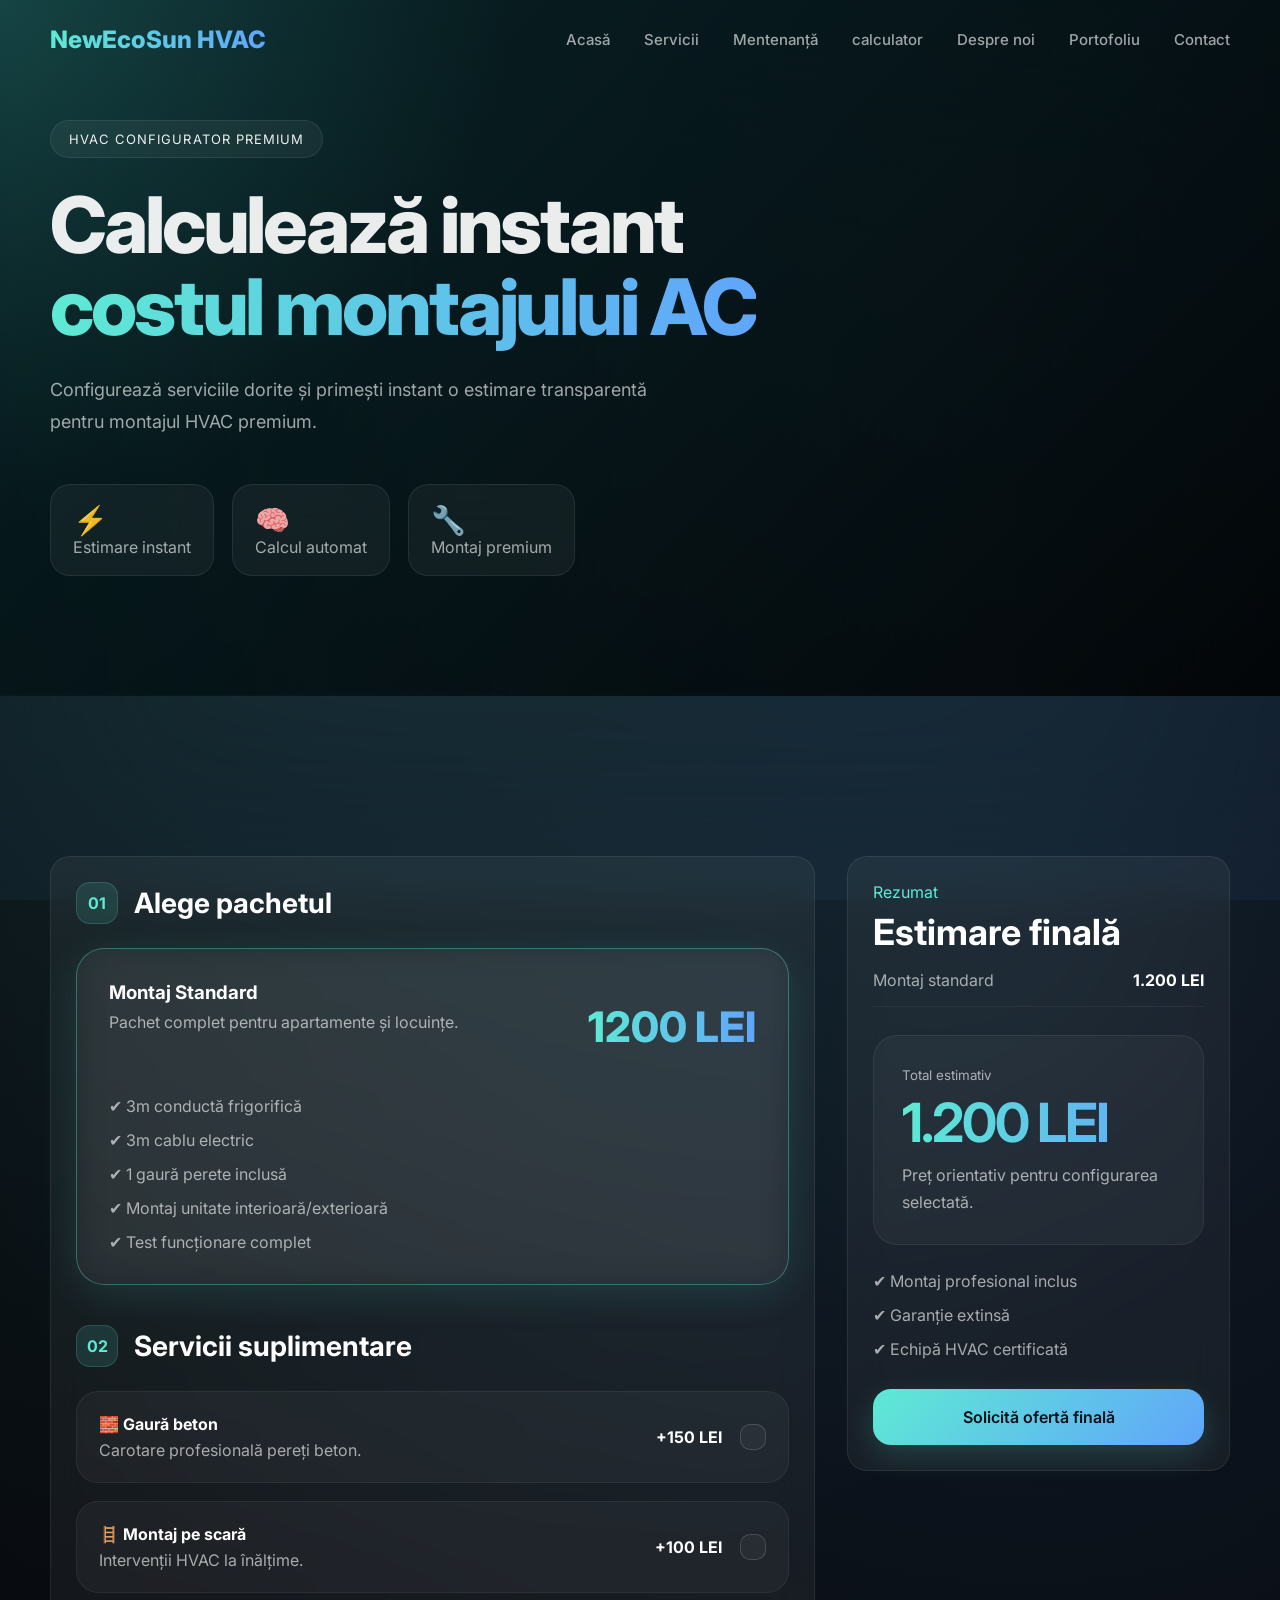
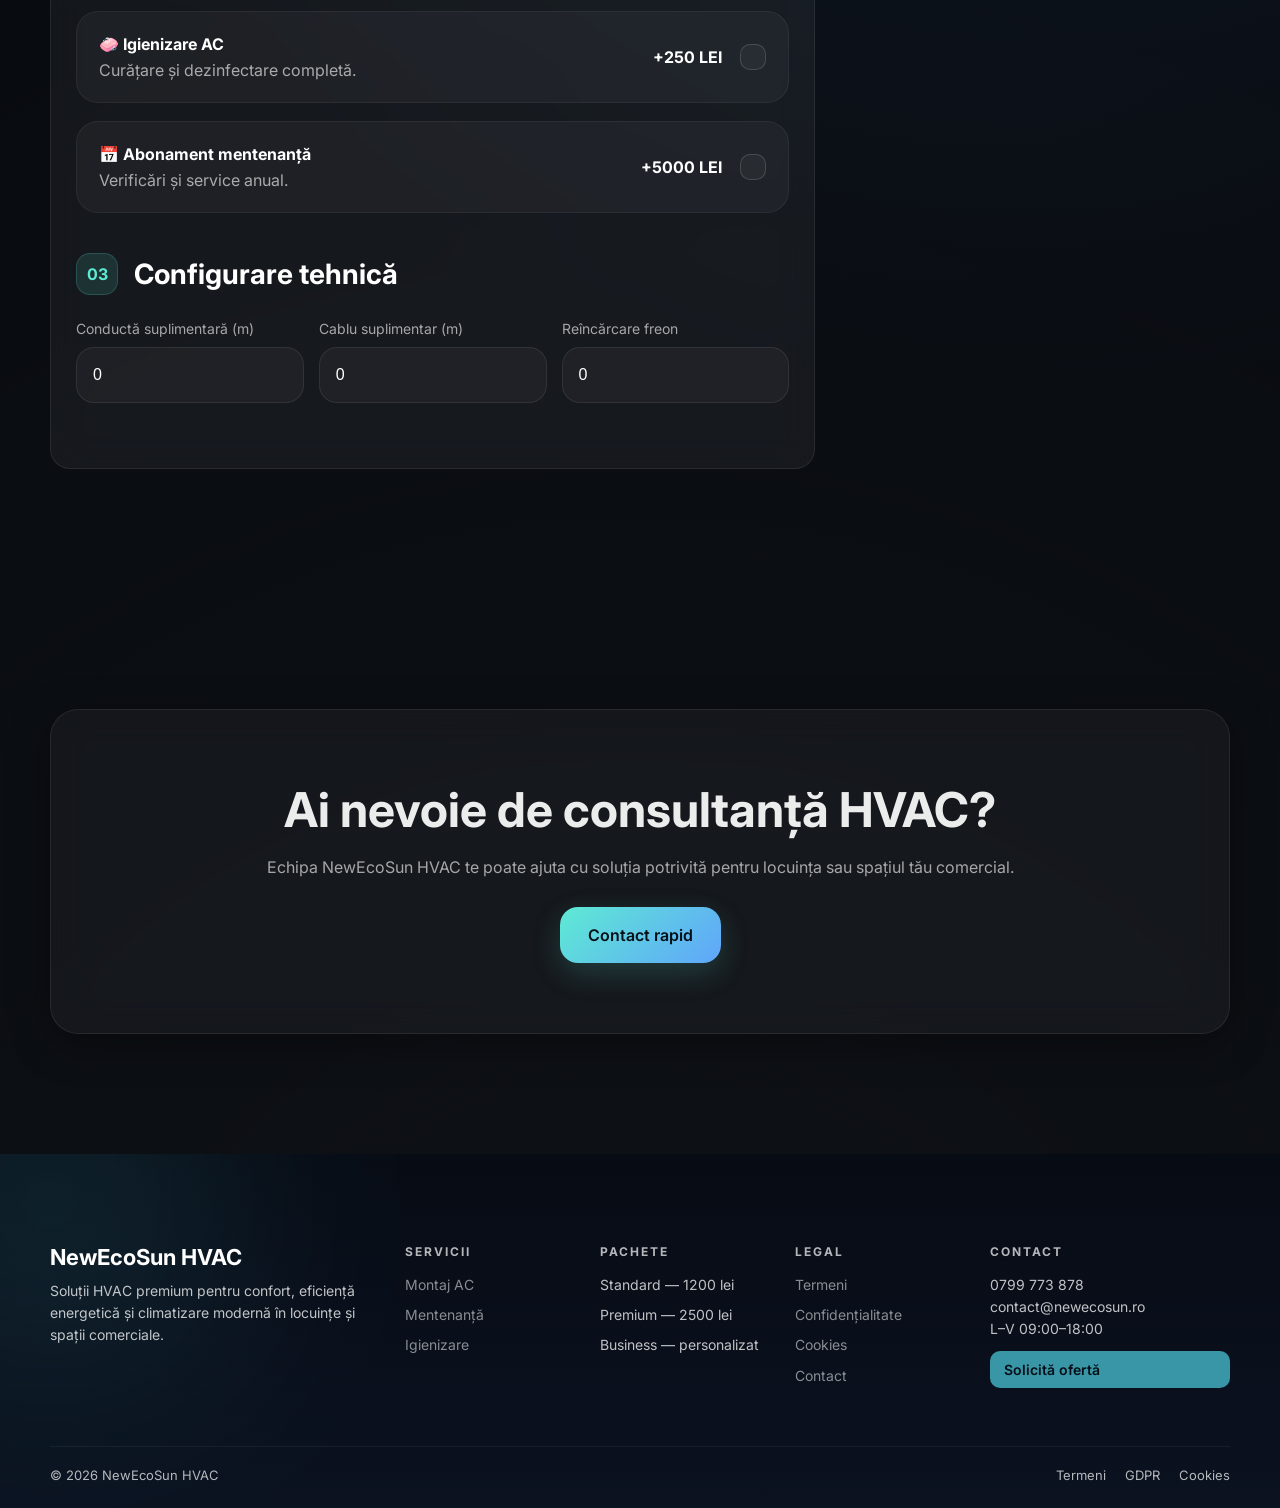
<file: NewEcoSun.ro/calculator.html>
<!DOCTYPE html>
<html lang="ro">
<head>
  <meta charset="UTF-8">
  <meta name="viewport" content="width=device-width, initial-scale=1.0">

  <title>Calculator HVAC Premium | NewEcoSun HVAC</title>

  <meta name="description" content="Calculează rapid costul montajului aerului condiționat și serviciilor HVAC premium.">

  <link rel="preconnect" href="https://fonts.googleapis.com">
  <link rel="preconnect" href="https://fonts.gstatic.com" crossorigin>

  <link href="https://fonts.googleapis.com/css2?family=Inter:wght@300;400;500;600;700;800&display=swap" rel="stylesheet">

  <link rel="stylesheet" href="assets/css/style.css">
</head>

<body class="calculator-page">

<div id="header"></div>

<!-- HERO -->
<section class="hero calculator-hero">

  <div class="hero-overlay"></div>

  <div class="container">

    <div class="hero-content reveal">

      <span class="tag">
        HVAC CONFIGURATOR PREMIUM
      </span>

      <h1>
        Calculează instant
        <span class="gradient-text">
          costul montajului AC
        </span>
      </h1>

      <p>
        Configurează serviciile dorite și primești instant o estimare transparentă pentru montajul HVAC premium.
      </p>

      <div class="hero-stats">

        <div class="stat-card">
          <h3>⚡</h3>
          <span>Estimare instant</span>
        </div>

        <div class="stat-card">
          <h3>🧠</h3>
          <span>Calcul automat</span>
        </div>

        <div class="stat-card">
          <h3>🔧</h3>
          <span>Montaj premium</span>
        </div>

      </div>

    </div>

  </div>

</section>

<!-- CALCULATOR -->
<section class="calculator-section container">

  <div class="calculator-layout">

    <!-- LEFT -->
    <div class="glass-panel calculator-box reveal">

      <!-- PACKAGE -->
      <div class="calculator-block">

        <div class="block-header">
          <span>01</span>
          <h2>Alege pachetul</h2>
        </div>

        <div class="package-grid">

          <div class="package-card selected">

            <div class="package-top">

              <div>
                <h3>Montaj Standard</h3>
                <p>Pachet complet pentru apartamente și locuințe.</p>
              </div>

              <div class="price">
                1200 LEI
              </div>

            </div>

            <ul>
              <li>✔ 3m conductă frigorifică</li>
              <li>✔ 3m cablu electric</li>
              <li>✔ 1 gaură perete inclusă</li>
              <li>✔ Montaj unitate interioară/exterioară</li>
              <li>✔ Test funcționare complet</li>
            </ul>

          </div>

        </div>

      </div>

      <!-- ADDONS -->
      <div class="calculator-block">

        <div class="block-header">
          <span>02</span>
          <h2>Servicii suplimentare</h2>
        </div>

        <div class="addons-grid">

          <label class="addon-card">

            <div class="addon-content">
              <h4>🧱 Gaură beton</h4>
              <p>Carotare profesională pereți beton.</p>
            </div>

            <div class="addon-right">
              <span>+150 LEI</span>
              <div class="checkmark"></div>
            </div>

            <input type="checkbox" id="beton">

          </label>

          <label class="addon-card">

            <div class="addon-content">
              <h4>🪜 Montaj pe scară</h4>
              <p>Intervenții HVAC la înălțime.</p>
            </div>

            <div class="addon-right">
              <span>+100 LEI</span>
              <div class="checkmark"></div>
            </div>

            <input type="checkbox" id="scara">

          </label>

          <label class="addon-card">

            <div class="addon-content">
              <h4>🧼 Igienizare AC</h4>
              <p>Curățare și dezinfectare completă.</p>
            </div>

            <div class="addon-right">
              <span>+250 LEI</span>
              <div class="checkmark"></div>
            </div>

            <input type="checkbox" id="igienizare">

          </label>

          <label class="addon-card">

            <div class="addon-content">
              <h4>📅 Abonament mentenanță</h4>
              <p>Verificări și service anual.</p>
            </div>

            <div class="addon-right">
              <span>+5000 LEI</span>
              <div class="checkmark"></div>
            </div>

            <input type="checkbox" id="abonament">

          </label>

        </div>

      </div>

      <!-- TECH -->
      <div class="calculator-block">

        <div class="block-header">
          <span>03</span>
          <h2>Configurare tehnică</h2>
        </div>

        <div class="inputs-row">

          <div class="input-box">
            <label>Conductă suplimentară (m)</label>
            <input type="number" id="conducta" min="0" value="0">
          </div>

          <div class="input-box">
            <label>Cablu suplimentar (m)</label>
            <input type="number" id="cablu" min="0" value="0">
          </div>

          <div class="input-box">
            <label>Reîncărcare freon</label>
            <input type="number" id="freon" min="0" value="0">
          </div>

        </div>

      </div>

    </div>

    <!-- SUMMARY -->
    <div class="glass-panel summary-box reveal">

      <div class="summary-header">

        <span>Rezumat</span>

        <h2>Estimare finală</h2>

      </div>

      <div id="summary-items"></div>

      <div class="total-box">

        <small>Total estimativ</small>

        <h1 id="total">
          1200 LEI
        </h1>

        <p>
          Preț orientativ pentru configurarea selectată.
        </p>

      </div>

      <div class="summary-features">

        <p>✔ Montaj profesional inclus</p>
        <p>✔ Garanție extinsă</p>
        <p>✔ Echipă HVAC certificată</p>

      </div>

      <a href="contact.html" class="btn-primary full-btn">
        Solicită ofertă finală
      </a>

    </div>

  </div>

</section>

<!-- CTA -->
<section class="cta-section container">

  <div class="cta-card reveal">

    <h2>
      Ai nevoie de consultanță HVAC?
    </h2>

    <p>
      Echipa NewEcoSun HVAC te poate ajuta cu soluția potrivită pentru locuința sau spațiul tău comercial.
    </p>

    <a href="contact.html" class="btn-primary">
      Contact rapid
    </a>

  </div>

</section>

<div id="footer"></div>

<script src="assets/js/main.js" defer></script>
<script src="assets/js/calculator.js" defer></script>

</body>
</html>
</file>
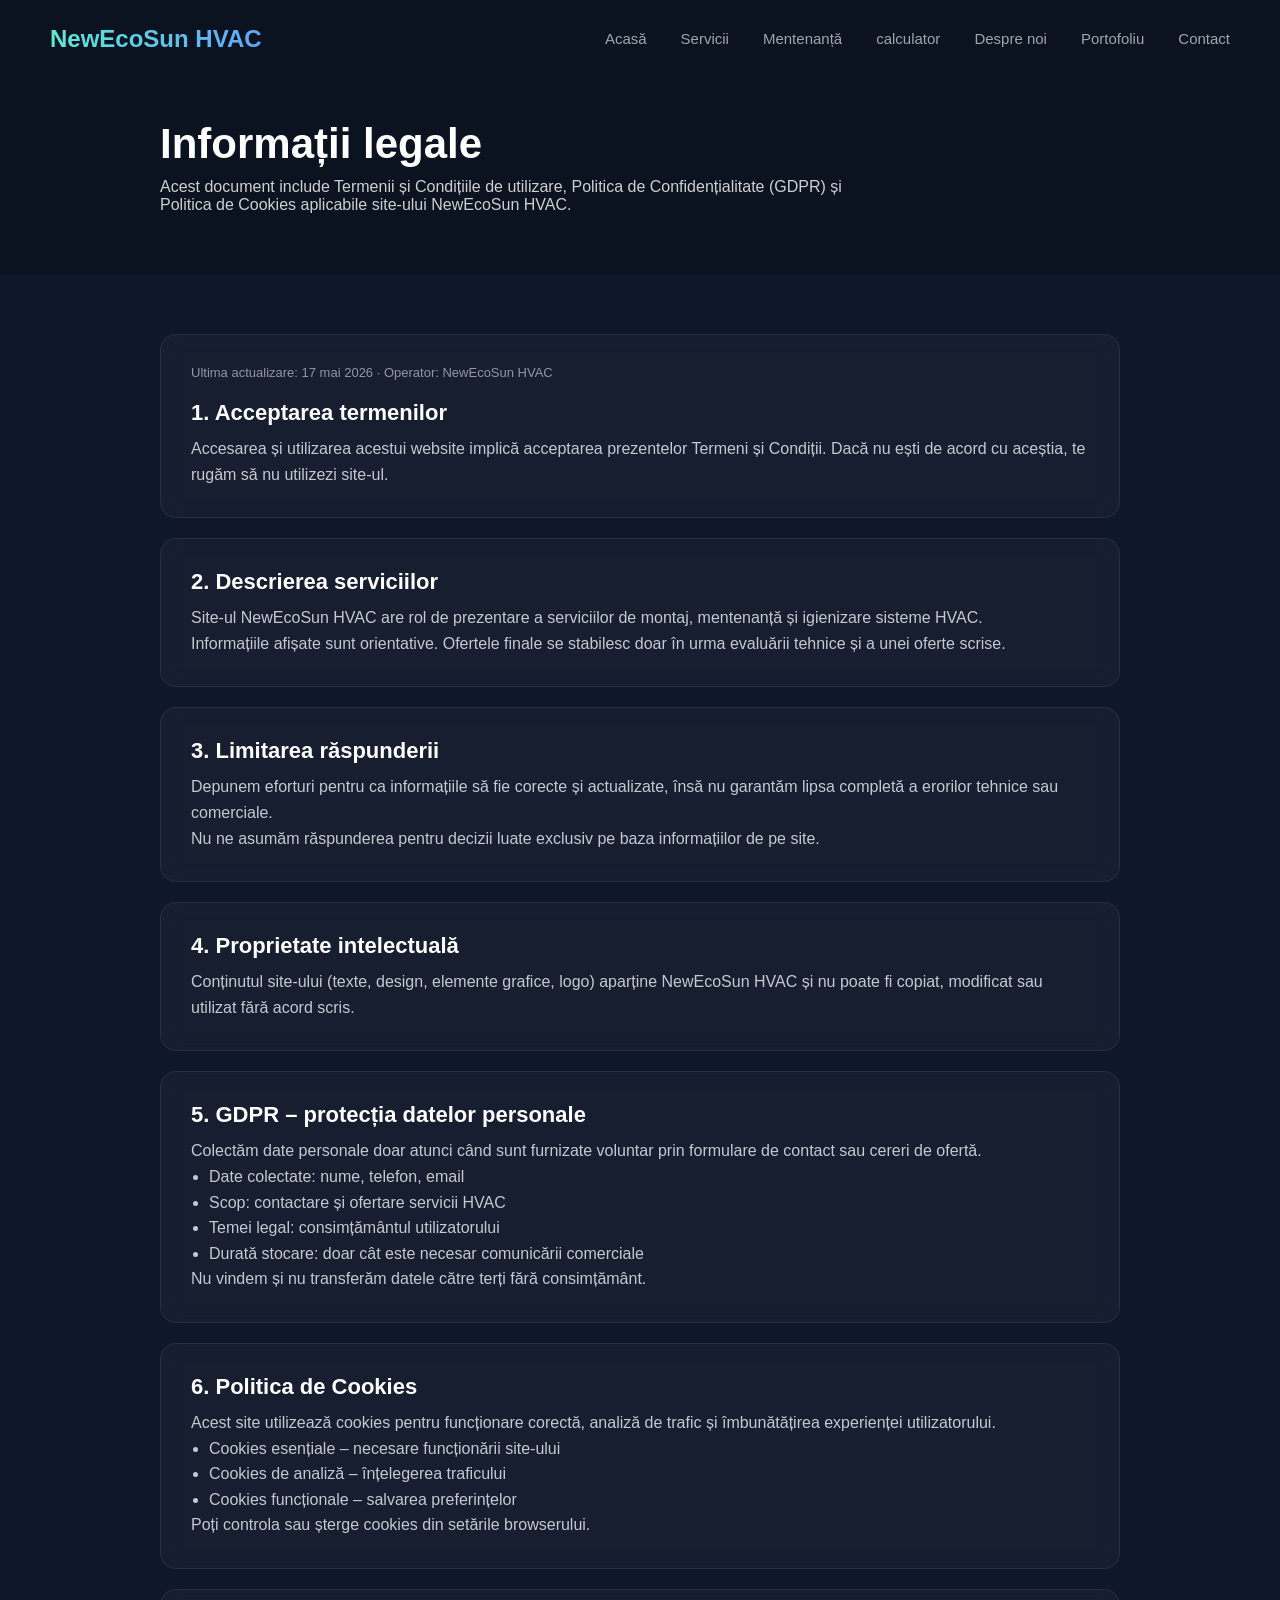
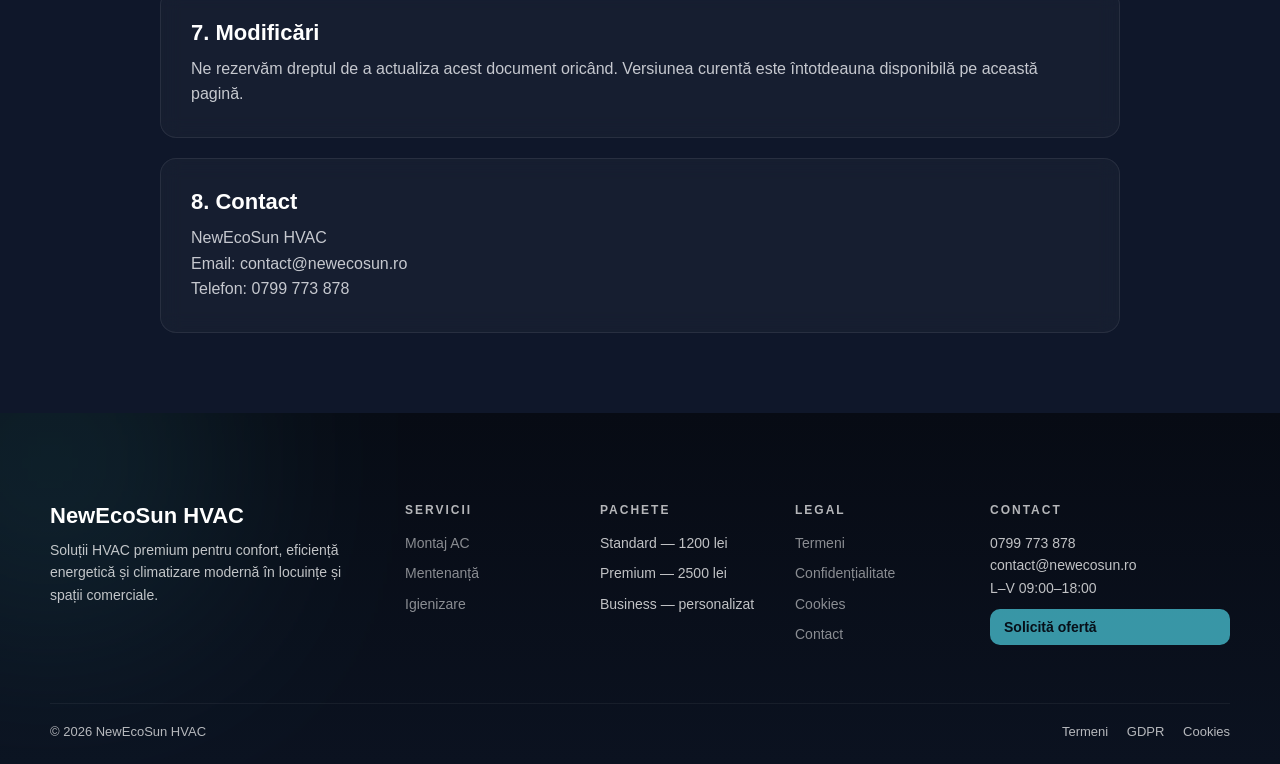
<file: NewEcoSun.ro/legal.html>
<!DOCTYPE html>
<html lang="ro">
<head>
  <meta charset="UTF-8" />
  <meta name="viewport" content="width=device-width, initial-scale=1.0"/>
  <meta name="theme-color" content="#0F172A"/>

  <title>Informații legale | NewEcoSun HVAC</title>
  <meta name="description" content="Termeni și condiții, GDPR și politica de cookies pentru NewEcoSun HVAC."/>
  <link rel="stylesheet" href="assets/css/style.css"/>

  <style>
    .legal-hero{
      padding:120px 0 60px;
      background:#0b1220;
      color:#fff;
    }

    .legal-container{
      max-width:1000px;
      margin:auto;
      padding:0 20px;
    }

    .legal-hero h1{
      font-size:42px;
      margin-bottom:10px;
    }

    .legal-hero p{
      opacity:.8;
      max-width:700px;
    }

    .legal-section{
      padding:60px 0;
      background:#0f172a;
      color:#e5e7eb;
    }

    .legal-card{
      background:rgba(255,255,255,0.03);
      border:1px solid rgba(255,255,255,0.08);
      padding:30px;
      border-radius:16px;
      margin-bottom:20px;
      backdrop-filter: blur(10px);
    }

    .legal-card h2{
      font-size:22px;
      margin-bottom:10px;
      color:#fff;
    }

    .legal-card p, .legal-card li{
      line-height:1.6;
      opacity:.85;
    }

    .legal-card ul{
      padding-left:18px;
    }

    .meta{
      font-size:13px;
      opacity:.6;
      margin-bottom:20px;
    }
  </style>
</head>

<body>

<div id="header"></div>

<!-- HERO -->
<section class="legal-hero">
  <div class="legal-container">
    <h1>Informații legale</h1>
    <p>
      Acest document include Termenii și Condițiile de utilizare, Politica de Confidențialitate (GDPR)
      și Politica de Cookies aplicabile site-ului NewEcoSun HVAC.
    </p>
  </div>
</section>

<!-- CONTENT -->
<section class="legal-section">
  <div class="legal-container">

    <div class="legal-card">
      <div class="meta">Ultima actualizare: 17 mai 2026 · Operator: NewEcoSun HVAC</div>

      <h2>1. Acceptarea termenilor</h2>
      <p>
        Accesarea și utilizarea acestui website implică acceptarea prezentelor Termeni și Condiții.
        Dacă nu ești de acord cu aceștia, te rugăm să nu utilizezi site-ul.
      </p>
    </div>

    <div class="legal-card">
      <h2>2. Descrierea serviciilor</h2>
      <p>
        Site-ul NewEcoSun HVAC are rol de prezentare a serviciilor de montaj, mentenanță și
        igienizare sisteme HVAC.
      </p>
      <p>
        Informațiile afișate sunt orientative. Ofertele finale se stabilesc doar în urma evaluării
        tehnice și a unei oferte scrise.
      </p>
    </div>

    <div class="legal-card">
      <h2>3. Limitarea răspunderii</h2>
      <p>
        Depunem eforturi pentru ca informațiile să fie corecte și actualizate, însă nu garantăm
        lipsa completă a erorilor tehnice sau comerciale.
      </p>
      <p>
        Nu ne asumăm răspunderea pentru decizii luate exclusiv pe baza informațiilor de pe site.
      </p>
    </div>

    <div class="legal-card">
      <h2>4. Proprietate intelectuală</h2>
      <p>
        Conținutul site-ului (texte, design, elemente grafice, logo) aparține NewEcoSun HVAC și nu
        poate fi copiat, modificat sau utilizat fără acord scris.
      </p>
    </div>

    <div class="legal-card">
      <h2>5. GDPR – protecția datelor personale</h2>
      <p>
        Colectăm date personale doar atunci când sunt furnizate voluntar prin formulare de contact
        sau cereri de ofertă.
      </p>

      <ul>
        <li>Date colectate: nume, telefon, email</li>
        <li>Scop: contactare și ofertare servicii HVAC</li>
        <li>Temei legal: consimțământul utilizatorului</li>
        <li>Durată stocare: doar cât este necesar comunicării comerciale</li>
      </ul>

      <p>
        Nu vindem și nu transferăm datele către terți fără consimțământ.
      </p>
    </div>

    <div class="legal-card">
      <h2>6. Politica de Cookies</h2>
      <p>
        Acest site utilizează cookies pentru funcționare corectă, analiză de trafic și îmbunătățirea experienței utilizatorului.
      </p>

      <ul>
        <li>Cookies esențiale – necesare funcționării site-ului</li>
        <li>Cookies de analiză – înțelegerea traficului</li>
        <li>Cookies funcționale – salvarea preferințelor</li>
      </ul>

      <p>
        Poți controla sau șterge cookies din setările browserului.
      </p>
    </div>

    <div class="legal-card">
      <h2>7. Modificări</h2>
      <p>
        Ne rezervăm dreptul de a actualiza acest document oricând. Versiunea curentă este întotdeauna
        disponibilă pe această pagină.
      </p>
    </div>

    <div class="legal-card">
      <h2>8. Contact</h2>
      <p>
        NewEcoSun HVAC<br/>
        Email: contact@newecosun.ro<br/>
        Telefon: 0799 773 878
      </p>
    </div>

  </div>
</section>

<div id="footer"></div>

<script src="assets/js/main.js" defer></script>
</body>
</html>
</file>
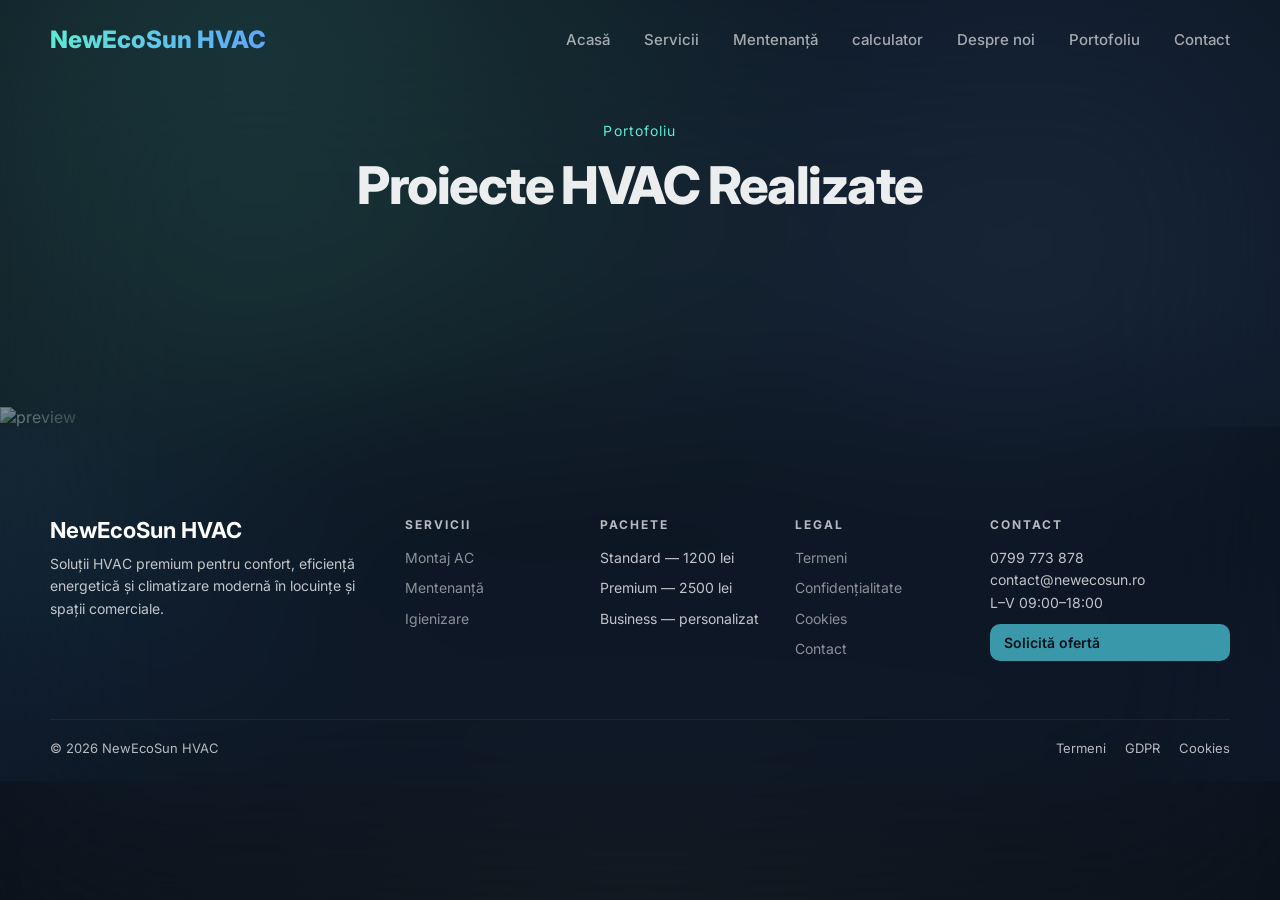
<file: NewEcoSun.ro/portofoliu.html>
<!DOCTYPE html>
<html lang="ro">
<head>
  <meta charset="UTF-8" />
  <meta name="viewport" content="width=device-width, initial-scale=1.0">

  <title>Portofoliu HVAC — NewEcoSun</title>

  <link href="https://fonts.googleapis.com/css2?family=Inter:wght@300;400;500;600;700&display=swap" rel="stylesheet">

  <link rel="stylesheet" href="assets/css/style.css">
</head>

<body>

<div id="header"></div>

<section class="portfolio-section container">

  <div class="section-title reveal">
    <span>Portofoliu</span>
    <h2>Proiecte HVAC Realizate</h2>
  </div>

  <div class="glass-grid" id="grid"></div>

</section>

<div class="lightbox" id="lightbox" onclick="closeLB()">
  <img id="lb-img" alt="preview">
</div>

<div id="footer"></div>

<script src="assets/js/portfolio.js" defer></script>
<script src="assets/js/main.js" defer></script>

</body>
</html>
</file>
<file: NewEcoSun.ro/assets/css/style.css>
/* =========================
   DESIGN SYSTEM
========================= */

:root{

  --bg:#070A0F;

  --surface:rgba(255,255,255,.04);
  --surface2:rgba(255,255,255,.06);

  --border:rgba(255,255,255,.08);

  --text:rgba(255,255,255,.92);
  --muted:rgba(255,255,255,.62);

  --accent:#5eead4;
  --accent2:#60a5fa;

  --radius:20px;
  --radius-lg:28px;

  --shadow:
    0 10px 40px rgba(0,0,0,.35);

}

/* =========================
   RESET
========================= */

*{
  margin:0;
  padding:0;
  box-sizing:border-box;
}

input,
textarea,
select{
  font-size:16px;
}

html{
  scroll-behavior:smooth;
}

body{
  font-family:'Inter',sans-serif;
  color:var(--text);
  overflow-x:hidden;

  background:
    radial-gradient(circle at 20% 10%, rgba(94,234,212,.12), transparent 45%),
    radial-gradient(circle at 80% 30%, rgba(96,165,250,.10), transparent 45%),
    radial-gradient(circle at 50% 100%, rgba(255,255,255,.03), transparent 60%),
    var(--bg);

  min-height:100vh;
}

/* =========================
   GLOBAL BG
========================= */

body::before{
  content:'';
  position:fixed;
  inset:0;

  pointer-events:none;

  background:
    radial-gradient(circle at 20% 20%, rgba(94,234,212,.08), transparent 45%),
    radial-gradient(circle at 80% 30%, rgba(96,165,250,.06), transparent 50%);

  z-index:0;
}

body::after{
  content:'';
  position:fixed;
  inset:0;
  pointer-events:none;

  background:rgba(96,165,250,.05);

  backdrop-filter: blur(90px);
  -webkit-backdrop-filter: blur(90px);

  z-index:0;
}

/* =========================
   CONTAINER
========================= */

.container{
  width:min(1180px, calc(100% - 40px));
  margin:auto;
  position:relative;
  z-index:2;
}

.hero,
section,
.main-header{
  position:relative;
  z-index:2;
}

/* =========================
   HEADER
========================= */

.main-header{

  position:fixed;
  top:0;
  left:0;

  width:100%;
  z-index:9999;

  transition:.35s ease;

  background:transparent;
}

.main-header.scrolled{

  background:rgba(7,10,15,.78);

  backdrop-filter:blur(18px);

  border-bottom:1px solid var(--border);
}

.nav-container{

  display:flex;
  align-items:center;
  justify-content:space-between;

  height:78px;
}

.logo{

  font-size:24px;
  font-weight:800;

  background:linear-gradient(
    90deg,
    var(--accent),
    var(--accent2)
  );

  -webkit-background-clip:text;
  -webkit-text-fill-color:transparent;
}

/* =========================
   DESKTOP NAV
========================= */

nav ul{

  display:flex;
  align-items:center;
  gap:34px;

  list-style:none;
}

nav a{

  color:var(--muted);

  text-decoration:none;
  font-size:15px;
  font-weight:500;

  transition:.25s ease;
  position:relative;
}

nav a:hover{
  color:white;
}

nav a::after{

  content:'';
  position:absolute;

  left:0;
  bottom:-6px;

  width:0%;
  height:2px;

  background:linear-gradient(
    90deg,
    var(--accent),
    var(--accent2)
  );

  transition:.25s ease;
}

nav a:hover::after{
  width:100%;
}

/* =========================
   MOBILE TOGGLE
========================= */

.mobile-toggle{

  display:none;

  width:42px;
  height:42px;

  cursor:pointer;

  flex-direction:column;
  justify-content:center;
  gap:5px;

  z-index:10001;
}

.mobile-toggle span{

  width:24px;
  height:2px;

  border-radius:20px;
  background:white;

  transition:.3s ease;
}

/* =========================
   HERO
========================= */

.hero{

  min-height:100vh;

  display:flex;
  align-items:center;

  position:relative;

  overflow:hidden;

  background:
    linear-gradient(
      to right,
      rgba(7,10,15,.92),
      rgba(7,10,15,.58)
    ),
    url('https://i.imgur.com/czaNaDK.jpeg');

  background-size:cover;
  background-position:center center;
  background-repeat:no-repeat;
}

@media(max-width:768px){

  .hero{

    min-height:100vh;

    align-items:flex-end;

    padding-bottom:80px;

    background:
      linear-gradient(
        180deg,
        rgba(7,10,15,.40) 0%,
        rgba(7,10,15,.65) 42%,
        rgba(7,10,15,.96) 100%
      ),
      url('https://i.imgur.com/r03kPno.jpeg');

    background-size:240%;

    background-position:
      58% 15%;

    background-repeat:no-repeat;
  }

}

.hero::before{

  content:'';
  position:absolute;
  inset:0;

  background:
    radial-gradient(circle at top left,
    rgba(94,234,212,.18),
    transparent 35%);
}

.hero-content{

  max-width:760px;
  position:relative;
  z-index:2;
}

.tag{

  display:inline-flex;

  padding:10px 18px;

  border-radius:999px;

  background:rgba(255,255,255,.05);

  border:1px solid rgba(255,255,255,.08);

  margin-bottom:26px;

  font-size:13px;
  letter-spacing:.08em;
}

.hero h1{

  font-size:clamp(42px, 7vw, 78px);

  line-height:1.05;
  font-weight:800;

  letter-spacing:-.04em;
}

.gradient-text{

  background:linear-gradient(
    90deg,
    var(--accent),
    var(--accent2)
  );

  -webkit-background-clip:text;
  -webkit-text-fill-color:transparent;
}

.hero p{

  margin-top:26px;

  max-width:620px;

  font-size:18px;
  line-height:1.8;

  color:var(--muted);
}

/* =========================
   BUTTONS
========================= */

.hero-buttons{
  display:flex;
  gap:18px;
  margin-top:40px;
  align-items:center;
  flex-wrap:wrap;
}

.btn-primary,
.btn-secondary{

  display:inline-flex;
  align-items:center;
  justify-content:center;

  min-height:56px;

  padding:15px 28px;

  border-radius:18px;

  text-decoration:none;
  font-weight:600;

  line-height:1;

  transition:.3s ease;
}

.btn-primary{

  background:linear-gradient(
    135deg,
    var(--accent),
    var(--accent2)
  );

  color:#061018;

  box-shadow:
    0 10px 30px rgba(94,234,212,.18);
}

.btn-primary:hover{

  transform:translateY(-4px);

  box-shadow:
    0 20px 40px rgba(94,234,212,.25);
}

.btn-secondary{

  border:1px solid var(--border);

  background:rgba(255,255,255,.03);

  color:white;
}

.btn-secondary:hover{

  background:rgba(255,255,255,.06);

  transform:translateY(-3px);
}

/* =========================
   SECTIONS
========================= */

section{
  padding:120px 0;
}

.section-title{

  text-align:center;
  margin-bottom:70px;
}

.section-title span{

  color:var(--accent);

  font-size:14px;
  letter-spacing:.08em;
}

.section-title h2{

  margin-top:14px;

  font-size:clamp(34px, 5vw, 52px);

  font-weight:800;

  letter-spacing:-.03em;
}

/* =========================
   GRIDS
========================= */

.glass-grid,
.pricing-grid{

  display:grid;
  grid-template-columns:repeat(auto-fit,minmax(260px,1fr));

  gap:28px;
}

/* =========================
   CARDS
========================= */

.glass-card,
.price-card,
.cta-card{

  position:relative;

  overflow:hidden;

  background:var(--surface);

  border:1px solid var(--border);

  border-radius:var(--radius-lg);

  padding:34px;

  backdrop-filter:blur(18px);

  box-shadow:var(--shadow);

  transition:
    transform .35s ease,
    border-color .35s ease,
    background .35s ease;
}

.glass-card:hover,
.price-card:hover,
.cta-card:hover{

  transform:translateY(-8px);

  border-color:rgba(94,234,212,.28);

  background:rgba(255,255,255,.06);
}

.glass-card h3,
.price-card h3{

  font-size:24px;
  margin-bottom:14px;
}

.glass-card p,
.price-card li{

  color:var(--muted);
  line-height:1.7;
}

.price{

  margin:20px 0;

  font-size:42px;
  font-weight:800;

  background:linear-gradient(
    90deg,
    var(--accent),
    var(--accent2)
  );

  -webkit-background-clip:text;
  -webkit-text-fill-color:transparent;
}

.price-card ul{

  list-style:none;

  display:flex;
  flex-direction:column;
  gap:12px;
}

.featured{

  border-color:rgba(94,234,212,.28);

  transform:scale(1.03);
}

/* =========================
   CTA
========================= */

.cta-card{

  text-align:center;
  padding:70px 40px;
}

.cta-card h2{

  font-size:48px;
  margin-bottom:18px;
}

.cta-card p{

  color:var(--muted);
  margin-bottom:30px;
}

/* =========================
   WHATSAPP
========================= */

.whatsapp-btn{

  position:fixed;

  right:24px;
  bottom:24px;

  z-index:999;

  padding:15px 20px;

  border-radius:999px;

  text-decoration:none;

  font-weight:700;

  background:linear-gradient(
    135deg,
    #25D366,
    #1ebe5d
  );

  color:white;

  box-shadow:
    0 10px 30px rgba(37,211,102,.35);

  transition:.3s ease;
}

.whatsapp-btn:hover{

  transform:translateY(-4px);
}

/* =========================
   FOOTER
========================= */

.footer{
  background:#0b1220;
  color:#cbd5e1;
  padding:60px 0 20px;
  margin-top:80px;
}

.footer-grid{
  display:grid;
  grid-template-columns:2fr 1fr 1fr;
  gap:40px;
}

.footer-col h3,
.footer-col h4{
  color:#fff;
  margin-bottom:12px;
}

.footer-col a{
  display:block;
  color:#cbd5e1;
  text-decoration:none;
  margin-bottom:8px;
  font-size:14px;
  transition:.2s;
}

.footer-col a:hover{
  color:#fff;
}

.footer-bottom{
border-top:1px solid rgba(255,255,255,0.08);
margin-top:40px;
padding-top:20px;
text-align:center;
font-size:13px;
opacity:.7;
}

.site-footer{
  background: linear-gradient(180deg, #070b14, #0b1220);
  color:#fff;
  padding:90px 0 25px;
  position:relative;
  overflow:hidden;
}

/* glow background */
.site-footer::before{
  content:"";
  position:absolute;
  top:-100px;
  left:-100px;
  width:300px;
  height:300px;
  background:#4dd0e1;
  filter:blur(120px);
  opacity:0.15;
}

.footer-grid{
  display:grid;
  grid-template-columns:2fr 1fr 1fr 1fr 1.5fr;
  gap:35px;
  position:relative;
}

.footer-col h3{
  font-size:22px;
  margin-bottom:10px;
}

.footer-col h4{
  font-size:12px;
  letter-spacing:2px;
  text-transform:uppercase;
  opacity:0.7;
  margin-bottom:15px;
}

.footer-col p,
.footer-col li{
  font-size:14px;
  opacity:0.75;
  line-height:1.6;
}

.footer-col ul{
  list-style:none;
  padding:0;
}

.footer-col li{
  margin-bottom:8px;
}

.footer-col a{
  color:#fff;
  text-decoration:none;
  opacity:0.7;
  transition:0.3s;
}

.footer-col a:hover{
  opacity:1;
  color:#4dd0e1;
  transform:translateX(3px);
}

.footer-btn{
  display:inline-block;
  margin-top:10px;
  padding:10px 14px;
  background:#4dd0e1;
  color:#061018 !important;
  border-radius:10px;
  font-weight:600;
  transition:0.3s;
}

.footer-btn:hover{
  transform:scale(1.05);
}

.footer-bottom{
  margin-top:50px;
  padding-top:20px;
  border-top:1px solid rgba(255,255,255,0.08);
  display:flex;
  justify-content:space-between;
  font-size:13px;
  opacity:0.7;
}

.footer-bottom a{
  margin-left:15px;
  color:#fff;
  text-decoration:none;
}

.footer-bottom a:hover{
  color:#4dd0e1;
}

/* MOBILE */
@media(max-width:900px){
  .footer-grid{
    grid-template-columns:1fr 1fr;
  }
}

@media(max-width:600px){
  .footer-grid{
    grid-template-columns:1fr;
  }

  .footer-bottom{
    flex-direction:column;
    gap:10px;
    text-align:center;
  }
}
.footer-links a{
  margin-left:15px;
}

.cookie-banner{
  position:fixed;
  bottom:20px;
  left:20px;
  right:20px;
  display:flex;
  justify-content:center;
  z-index:9999;
}

.cookie-box{
  max-width:500px;
  background:rgba(10,15,25,0.95);
  backdrop-filter:blur(12px);
  padding:18px;
  border-radius:14px;
  color:#fff;
  box-shadow:0 10px 40px rgba(0,0,0,0.4);
}

.cookie-actions{
  display:flex;
  gap:10px;
  margin-top:10px;
}

.cookie-actions button{
  flex:1;
  padding:10px;
  border:none;
  border-radius:8px;
  cursor:pointer;
}

.cookie-actions button:first-child{
  background:#4dd0e1;
  color:#000;
}

.cookie-actions button:last-child{
  background:#222;
  color:#fff;
}
/* =========================
   REVEAL ANIMATIONS
========================= */

.reveal{

  opacity:0;

  transform:translateY(50px);

  transition:
    opacity .9s ease,
    transform .9s ease;
}

.reveal.active{

  opacity:1;

  transform:translateY(0);
}



/* HERO CALCULATOR */

.hero-overlay{
  position:absolute;
  inset:0;
  background:linear-gradient(135deg, rgba(0,255,255,0.08), rgba(0,0,0,0.7));
}




/* LAYOUT */
.calculator-layout{
  display:grid;
  grid-template-columns:2fr 1fr;
  gap:30px;
  margin-top:40px;
}

/* GLASS PANEL */
.glass-panel{
  background:rgba(255,255,255,0.05);
  border:1px solid rgba(255,255,255,0.08);
  backdrop-filter:blur(18px);
  border-radius:20px;
  padding:25px;
  color:#fff;
}

/* OPTION CARDS */


.option-card .price{
  display:block;
  margin-top:8px;
  font-weight:700;
  color:#00ffd5;
}

/* INPUTS */
.inputs-row{
  display:grid;
  grid-template-columns:repeat(3,1fr);
  gap:15px;
  margin-top:25px;
}

input{
  width:100%;
  padding:10px;
  border-radius:10px;
  border:none;
  background:rgba(255,255,255,0.08);
  color:#fff;
}

/* SUMMARY */


#total{
  font-size:32px;
  margin:10px 0;
  color:#00ffd5;
}

/* =========================
   MOBILE
========================= */

@media (max-width: 768px) {

  .calculator-layout{
    display:flex;
    flex-direction:column;
    gap:20px;
  }

  .options-grid{
    grid-template-columns:1fr;
  }

  .inputs-row{
    grid-template-columns:1fr;
  }

  .summary-box{
    position:static !important;
    top:auto !important;
    width:100%;
    margin-top:20px;
    z-index:auto;
  }

  .calculator-box{
    padding-bottom:20px;
  }

}

/* =========================================================
   PREMIUM CONTACT PAGE — DESKTOP + MOBILE UPGRADE
   ========================================================= */

.contact-grid{
  display:grid;
  grid-template-columns:1.6fr 0.9fr;
  gap:32px;
  margin-top:50px;
  align-items:start;
}

/* =========================================================
   PREMIUM GLASS CARDS
   ========================================================= */

.contact-card,
.contact-info{
  position:relative;
  padding:38px;
  border-radius:28px;

  background:
    linear-gradient(
      180deg,
      rgba(255,255,255,0.08),
      rgba(255,255,255,0.03)
    );

  border:1px solid rgba(255,255,255,0.08);

  backdrop-filter:blur(20px);
  -webkit-backdrop-filter:blur(20px);

  box-shadow:
    0 10px 40px rgba(0,0,0,0.35),
    inset 0 1px 0 rgba(255,255,255,0.06);

  overflow:hidden;
}

/* glow */

.contact-card::before,
.contact-info::before{
  content:"";

  position:absolute;

  width:250px;
  height:250px;

  top:-120px;
  right:-120px;

  border-radius:50%;

  background:rgba(0,200,255,0.08);

  filter:blur(40px);

  pointer-events:none;
}

/* =========================================================
   TYPOGRAPHY
   ========================================================= */

.contact-card h3,
.contact-info h3{
  font-size:28px;
  font-weight:700;
  margin-bottom:10px;
}

.muted{
  opacity:0.7;
  font-size:15px;
  line-height:1.7;
  margin-bottom:30px;
}

/* =========================================================
   FORM
   ========================================================= */

.premium-form{
  position:relative;
  z-index:2;
}

.input-row{
  display:flex;
  gap:18px;
}

.input-group{
  display:flex;
  flex-direction:column;
  margin-bottom:18px;
  width:100%;
}

.input-group label{
  font-size:12px;
  letter-spacing:0.8px;
  text-transform:uppercase;
  opacity:0.65;
  margin-bottom:8px;
  font-weight:600;
}

/* =========================================================
   INPUTS
   ========================================================= */

.input-group input,
.input-group textarea{

  width:100%;

  padding:16px 18px;

  border-radius:16px;

  border:1px solid rgba(255,255,255,0.08);

  background:
    linear-gradient(
      180deg,
      rgba(255,255,255,0.05),
      rgba(255,255,255,0.02)
    );

  color:#fff;

  font-size:15px;

  outline:none;

  transition:
    border-color .3s ease,
    transform .3s ease,
    box-shadow .3s ease,
    background .3s ease;
}

/* remove ios zoom */

.input-group input,
.input-group textarea{
  font-size:16px;
}

.input-group input::placeholder,
.input-group textarea::placeholder{
  color:rgba(255,255,255,0.35);
}

.input-group input:focus,
.input-group textarea:focus{

  border-color:rgba(0,200,255,0.45);

  background:
    linear-gradient(
      180deg,
      rgba(255,255,255,0.08),
      rgba(255,255,255,0.03)
    );

  box-shadow:
    0 0 0 4px rgba(0,200,255,0.08),
    0 10px 30px rgba(0,200,255,0.12);

  transform:translateY(-1px);
}

/* =========================================================
   BUTTONS
   ========================================================= */

.full{
  width:100%;
}

.btn-primary.full{
  min-height:56px;
  display:inline-flex;
  align-items:center;
  justify-content:center;
}

.btn-primary.full{
  margin-top:10px;
  height:56px;

  border-radius:16px;

  font-weight:700;
  font-size:15px;
  letter-spacing:0.3px;

  transition:
    transform .3s ease,
    box-shadow .3s ease;
}

.btn-primary.full:hover{
  transform:translateY(-2px);

  box-shadow:
    0 10px 30px rgba(0,200,255,0.25);
}

/* =========================================================
   CONTACT INFO
   ========================================================= */

.contact-info{
  position:sticky;
  top:120px;
}

.info-item{
  display:flex;
  align-items:center;
  gap:14px;

  padding:16px 0;

  border-bottom:1px solid rgba(255,255,255,0.06);
}

.info-item:last-child{
  border-bottom:none;
}

.info-item span{
  width:42px;
  height:42px;

  display:flex;
  align-items:center;
  justify-content:center;

  border-radius:14px;

  background:rgba(255,255,255,0.05);

  font-size:18px;
}

.info-item p{
  opacity:0.9;
  font-size:15px;
}

/* =========================================================
   PREMIUM MOBILE
   ========================================================= */

@media (max-width: 900px){

  .contact-grid{
    grid-template-columns:1fr;
    gap:22px;
    margin-top:35px;
  }

  .contact-card,
  .contact-info{
    padding:24px;
    border-radius:24px;
  }

  .contact-info{
    position:relative;
    top:0;
  }

  .input-row{
    flex-direction:column;
    gap:0;
  }

  .contact-card h3,
  .contact-info h3{
    font-size:24px;
  }

  .hero h1{
    font-size:38px;
    line-height:1.15;
  }

  .hero p{
    font-size:15px;
    line-height:1.7;
  }

  .section-title h2{
    font-size:30px;
  }

  .btn-primary.full{
    height:54px;
  }
}

/* =========================================================
   SMALL MOBILE
   ========================================================= */

@media (max-width: 520px){

  .contact-card,
  .contact-info{
    padding:20px;
    border-radius:22px;
  }

  .hero h1{
    font-size:32px;
  }

  .section-title h2{
    font-size:26px;
  }

  .input-group input,
  .input-group textarea{
    padding:15px;
    border-radius:14px;
  }

  .info-item{
    gap:12px;
  }

  .info-item span{
    width:38px;
    height:38px;
    border-radius:12px;
  }
}

@media(max-width:991px){

  .mobile-toggle{
    display:flex;
    position:relative;
  }

  /* =========================
     PREMIUM MOBILE MENU
  ========================= */

  nav{

  position:fixed;
  inset:0;

  width:100%;
  height:100vh;

  display:flex;
  align-items:center;
  justify-content:center;

  background:
    linear-gradient(
      rgba(7,10,15,.78),
      rgba(7,10,15,.88)
    ),
    radial-gradient(circle at top left,
      rgba(94,234,212,.10),
      transparent 35%),
    radial-gradient(circle at bottom right,
      rgba(96,165,250,.10),
      transparent 35%),
    url('https://i.imgur.com/r03kPno.jpeg');

  background-size:cover;
  background-position:center;
  background-repeat:no-repeat;

  backdrop-filter:blur(24px);

  opacity:0;
  visibility:hidden;
  transform:scale(1.05);

  transition:
    opacity .35s ease,
    transform .35s ease,
    visibility .35s ease;

  z-index:10000;

  box-shadow:
    inset 0 0 120px rgba(94,234,212,.10),
    inset 0 0 120px rgba(96,165,250,.08);
}

  nav.active{
  opacity:1;
  visibility:visible;
  transform:scale(1);
}

  nav ul{

    flex-direction:column;
    align-items:center;

    gap:26px;
  }

  nav a{

  position:relative;

  font-size:28px;

  font-weight:700;

  letter-spacing:-0.02em;

  color:rgba(255,255,255,.82);

  transition:
    color .3s ease,
    transform .3s ease,
    opacity .3s ease;

  padding:8px 0;
}

  nav a:hover{

  color:white;

  opacity:1;

  transform:translateX(4px);
}

  nav a::after{
    display:none;
  }

  /* =========================
     BURGER ANIMATION
  ========================= */

  .mobile-toggle span{

    width:26px;
    height:2px;

    transition:.35s ease;
  }

  body.nav-open .mobile-toggle span:nth-child(1){

    transform:
      rotate(45deg)
      translate(5px, 5px);
  }

  body.nav-open .mobile-toggle span:nth-child(2){

    opacity:0;
  }

  body.nav-open .mobile-toggle span:nth-child(3){

    transform:
      rotate(-45deg)
      translate(5px, -5px);
  }

  /* =========================
     LOCK SCROLL
  ========================= */

  body.nav-open{
    overflow:hidden;
  }

  /* =========================
     HERO MOBILE
  ========================= */

  .hero{
    text-align:center;
  }

  .hero-content{
    margin:auto;
  }

  .hero-buttons{
    justify-content:center;
    flex-wrap:wrap;
  }

}

@media(max-width:768px){

  section{
    padding:90px 0;
  }

  .hero h1{
    font-size:46px;
  }

  .hero-buttons{
  flex-direction:column;
  align-items:center;
}

  .cta-card h2{
    font-size:36px;
  }

}

.hero-stats{
  display:flex;
  gap:18px;
  margin-top:45px;
  flex-wrap:wrap;
}

.stat-card{
  padding:18px 22px;
  border-radius:20px;
  background:rgba(255,255,255,.05);
  border:1px solid rgba(255,255,255,.08);
  backdrop-filter:blur(18px);
}

.stat-card h3{
  font-size:28px;
}

.stat-card span{
  color:var(--muted);
}

.trust-bar{
  padding:40px 0;
}

.trust-grid{
  display:grid;
  grid-template-columns:repeat(auto-fit,minmax(240px,1fr));
  gap:24px;
}

.trust-item{
  display:flex;
  gap:18px;
  align-items:flex-start;

  background:var(--surface);
  border:1px solid var(--border);

  padding:24px;

  border-radius:24px;

  backdrop-filter:blur(18px);
}

.trust-item svg{
  color:var(--accent);
  animation:floatIcon 3s ease-in-out infinite;
}

@keyframes floatIcon{
  0%,100%{
    transform:translateY(0px);
  }

  50%{
    transform:translateY(-6px);
  }
}

.service-icon{
  font-size:42px;
  margin-bottom:20px;
}

.showcase-section{
  padding:120px 0;
}

.showcase-grid{
  display:grid;
  grid-template-columns:1fr 1fr;
  gap:60px;
  align-items:center;
}

.showcase-image img{
  width:100%;
  border-radius:32px;
  object-fit:cover;
  min-height:500px;
}

.showcase-content span{
  color:var(--accent);
}

.showcase-content h2{
  font-size:56px;
  margin:20px 0;
}

.showcase-content p{
  color:var(--muted);
  line-height:1.8;
}

.showcase-content ul{
  margin-top:30px;

  display:flex;
  flex-direction:column;
  gap:16px;

  list-style:none;
}

.gallery-grid{
  display:grid;
  grid-template-columns:repeat(2,1fr);
  gap:24px;
}

.gallery-grid img{
  width:100%;
  border-radius:28px;
  height:320px;
  object-fit:cover;

  transition:.35s ease;
}

.gallery-grid img:hover{
  transform:scale(1.03);
}

.faq-grid{
  display:grid;
  grid-template-columns:repeat(auto-fit,minmax(260px,1fr));
  gap:24px;
}

.faq-card{
  background:var(--surface);
  border:1px solid var(--border);
  padding:30px;
  border-radius:28px;
}

.faq-card p{
  margin-top:16px;
  color:var(--muted);
  line-height:1.7;
}

@media(max-width:991px){

  .showcase-grid{
    grid-template-columns:1fr;
  }

  .showcase-content h2{
    font-size:42px;
  }

}

@media(max-width:768px){

  .gallery-grid{
    grid-template-columns:1fr;
  }

  .hero-stats{
    justify-content:center;
  }

}

/* =========================================================
   CALCULATOR PREMIUM
========================================================= */

.calculator-page .hero{
  min-height:65vh;
}

.calculator-layout{

  display:grid;
  grid-template-columns:1.6fr .8fr;

  gap:32px;

  align-items:start;
}

.calculator-block{
  margin-bottom:40px;
}

.block-header{

  display:flex;
  align-items:center;

  gap:16px;

  margin-bottom:24px;
}

.block-header span{

  width:42px;
  height:42px;

  border-radius:14px;

  display:flex;
  align-items:center;
  justify-content:center;

  background:rgba(94,234,212,.12);

  border:1px solid rgba(94,234,212,.18);

  color:var(--accent);

  font-weight:700;
}

.block-header h2{
  font-size:28px;
}

/* PACKAGE */

.package-grid{
  display:grid;
  gap:24px;
}

.package-card{

  padding:32px;

  border-radius:28px;

  background:rgba(255,255,255,.04);

  border:1px solid rgba(255,255,255,.08);

  backdrop-filter:blur(18px);

  transition:.35s ease;
}

.package-card:hover{

  transform:translateY(-6px);

  border-color:rgba(94,234,212,.25);
}

.package-card.selected{

  border-color:rgba(94,234,212,.35);

  box-shadow:
    0 10px 40px rgba(94,234,212,.12);
}

.package-top{

  display:flex;
  justify-content:space-between;
  gap:20px;

  margin-bottom:24px;
}

.package-top p{
  color:var(--muted);
  margin-top:8px;
}

.package-card ul{

  list-style:none;

  display:flex;
  flex-direction:column;

  gap:14px;
}

.package-card li{
  color:var(--muted);
}

/* ADDONS */

.addons-grid{

  display:grid;
  gap:18px;
}

.addon-card{

  display:flex;
  justify-content:space-between;
  align-items:center;

  gap:20px;

  padding:22px;

  border-radius:22px;

  background:rgba(255,255,255,.04);

  border:1px solid rgba(255,255,255,.06);

  cursor:pointer;

  transition:.3s ease;

  position:relative;
}

.addon-card:hover{

  transform:translateY(-3px);

  border-color:rgba(94,234,212,.25);

  background:rgba(255,255,255,.06);
}

.addon-content p{
  color:var(--muted);
  margin-top:6px;
}

.addon-right{

  display:flex;
  align-items:center;

  gap:18px;
}

.addon-right span{
  font-weight:700;
}

.addon-card input{
  display:none;
}

.checkmark{

  width:26px;
  height:26px;

  border-radius:10px;

  border:1px solid rgba(255,255,255,.15);

  background:rgba(255,255,255,.04);

  transition:.3s ease;
}

/* INPUTS */

.input-box label{

  display:block;

  margin-bottom:10px;

  color:var(--muted);

  font-size:14px;
}

.input-box input{

  width:100%;

  min-height:56px;

  border-radius:18px;

  padding:16px;

  border:1px solid rgba(255,255,255,.08);

  background:rgba(255,255,255,.04);

  color:white;

  font-size:16px;
}



/* SUMMARY */

.summary-box{

  position:sticky;
  top:120px;

  height:fit-content;
}

.summary-header span{
  color:var(--accent);
}

.summary-header h2{

  font-size:36px;

  margin-top:8px;
}

.total-box{

  margin-top:28px;

  padding:28px;

  border-radius:24px;

  background:rgba(255,255,255,.04);

  border:1px solid rgba(255,255,255,.06);
}

.total-box small{
  color:var(--muted);
}

.total-box p{

  margin-top:12px;

  color:var(--muted);

  line-height:1.7;
}

#total{

  margin-top:12px;

  font-size:54px;

  line-height:1;

  letter-spacing:-.04em;

  background:linear-gradient(
    90deg,
    var(--accent),
    var(--accent2)
  );

  -webkit-background-clip:text;
  -webkit-text-fill-color:transparent;
}

.summary-features{

  margin-top:26px;

  display:flex;
  flex-direction:column;

  gap:14px;

  color:var(--muted);
}

.full-btn{
  width:100%;
  margin-top:30px;
}

/* MOBILE */

@media(max-width:991px){

  .calculator-layout{
    grid-template-columns:1fr;
  }

  .summary-box{
    position:relative;
    top:auto;
  }

}

@media(max-width:768px){

  .inputs-row{
    grid-template-columns:1fr;
  }

  .package-top{
    flex-direction:column;
  }

  #total{
    font-size:42px;
  }

}

/* SUMMARY LINES */

.summary-line{

  display:flex;
  justify-content:space-between;
  align-items:center;

  gap:20px;

  padding:16px 0;

  border-bottom:1px solid rgba(255,255,255,.06);

  color:var(--muted);
}

.summary-line strong{
  color:white;
}

/* ACTIVE ADDON */

.addon-card.active{

  border-color:rgba(94,234,212,.35);

  background:rgba(94,234,212,.08);

  box-shadow:
    0 10px 30px rgba(94,234,212,.08);
}

.addon-card.active .checkmark{

  background:linear-gradient(
    135deg,
    var(--accent),
    var(--accent2)
  );

  border-color:transparent;

  box-shadow:
    0 0 20px rgba(94,234,212,.25);
}

/* INPUT HOVER */

.input-box input:hover{

  border-color:rgba(255,255,255,.18);
}

.input-box input:focus{

  border-color:rgba(94,234,212,.35);

  box-shadow:
    0 0 0 4px rgba(94,234,212,.08);
}

/* =========================
   PORTFOLIO FIX (CRITICAL)
========================= */

.glass-grid{
  display:grid;
  grid-template-columns:repeat(3, 1fr);
  gap:24px;
}

@media (max-width: 1024px){
  .glass-grid{
    grid-template-columns:repeat(2, 1fr);
  }
}

@media (max-width: 768px){
  .glass-grid{
    grid-template-columns:1fr;
  }
}

.portfolio-card{
  display:block;
  width:100%;
  height:auto;
}

.portfolio-card img{
  width:100%;
  height:220px;
  object-fit:cover;
  display:block;
}

/* =========================
   PORTFOLIO / GALLERY FIX FINAL (MOBILE SAFE)
========================= */

/* GRID SAFE */
.glass-grid,
.grid {
  display: grid;
  grid-template-columns: repeat(3, 1fr);
  gap: 24px;
}

/* TABLET */
@media (max-width: 1024px) {
  .glass-grid,
  .grid {
    grid-template-columns: repeat(2, 1fr);
  }
}

/* MOBILE */
@media (max-width: 768px) {
  .glass-grid,
  .grid {
    grid-template-columns: 1fr;
    gap: 16px;
    padding: 0 16px;
  }
}

/* CARD FIX */
.portfolio-card,
.card {
  width: 100%;
  border-radius: 18px;
  overflow: hidden; /* IMPORTANT - taie imaginea */
}

/* IMAGE FIX (PROBLEMA TA) */
.portfolio-card img,
.card img {
  width: 100%;
  height: auto;              /* IMPORTANT FIX */
  max-height: 240px;         /* limitează pe desktop */
  object-fit: cover;
  display: block;
}

/* MOBILE IMAGE CONTROL (CRITICAL) */
@media (max-width: 768px) {
  .portfolio-card img,
  .card img {
    max-height: 180px;       /* nu mai sare din ecran */
  }
}

/* EXTRA SAFETY (evită overflow orizontal) */
img {
  max-width: 100%;
  height: auto;
}

/* LIGHTBOX FIX */
.lightbox img {
  max-width: 92vw;
  max-height: 85vh;
  object-fit: contain;
}
</file>
